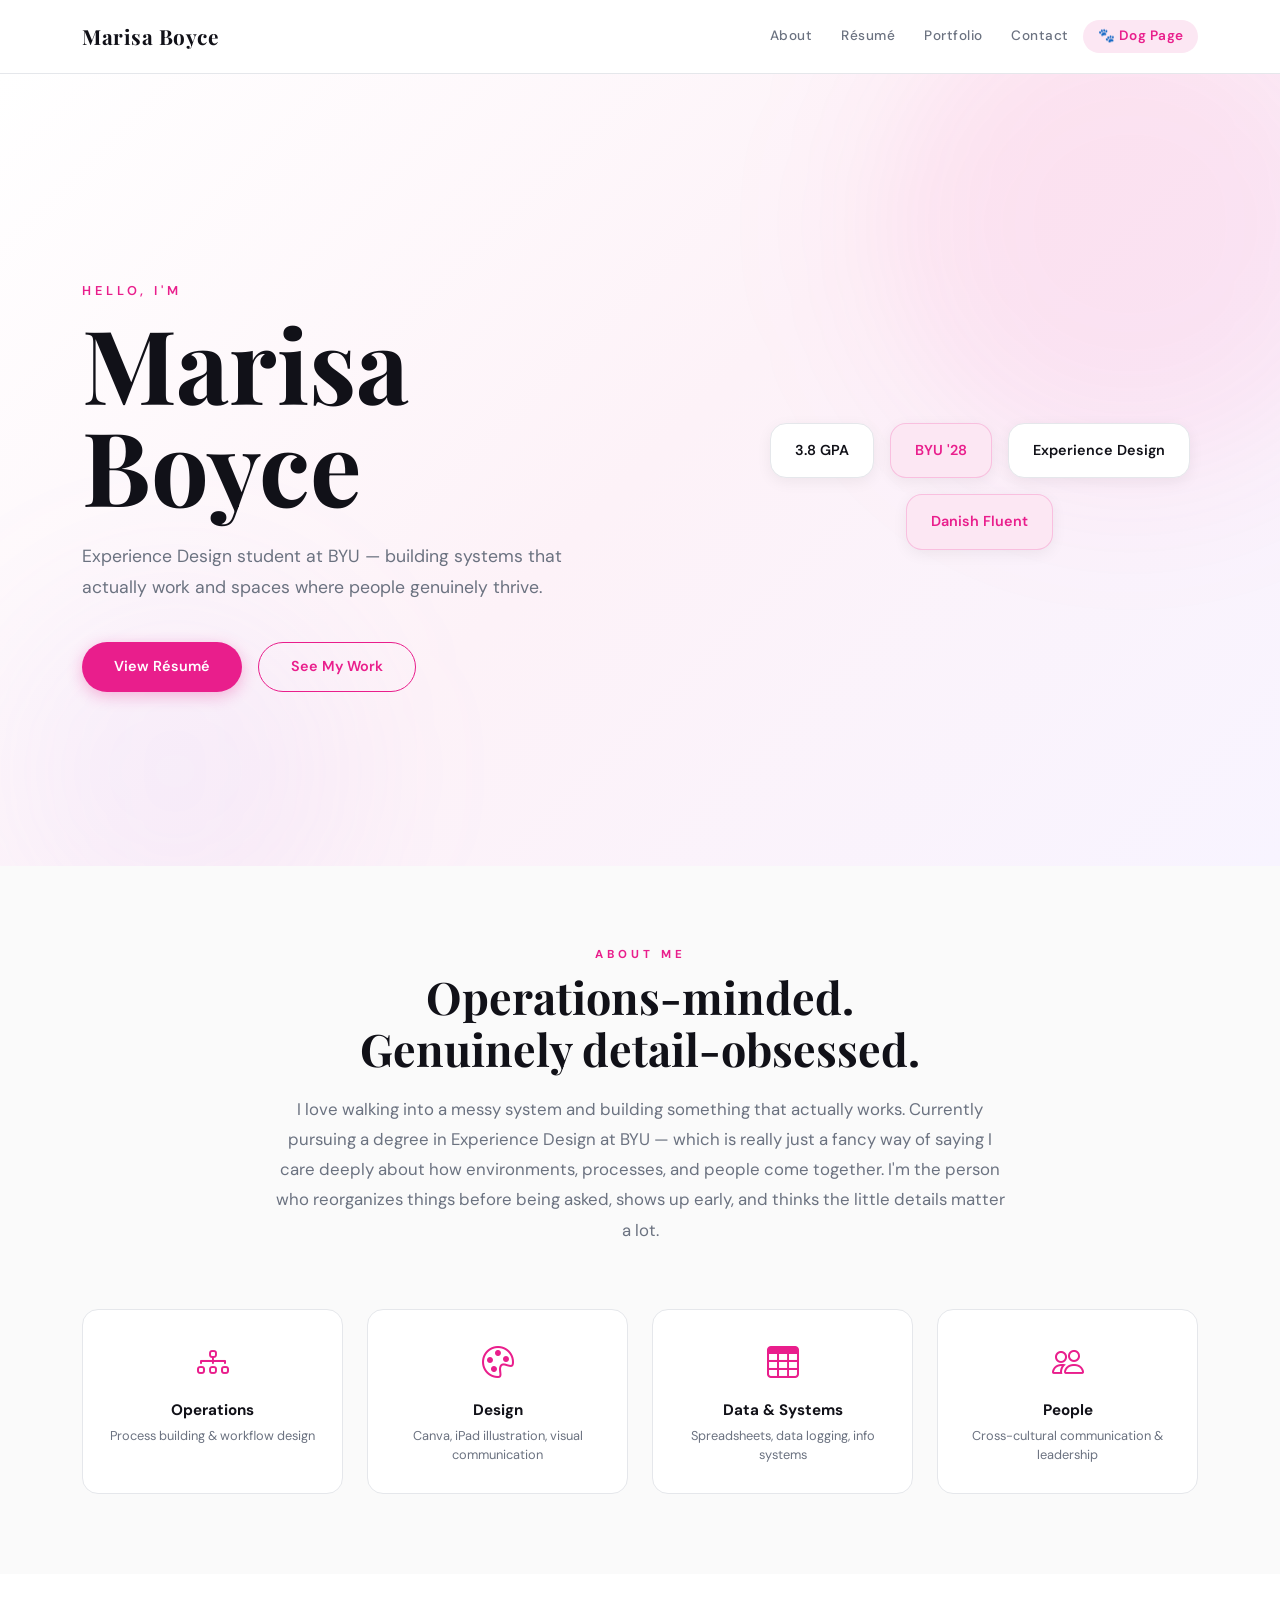
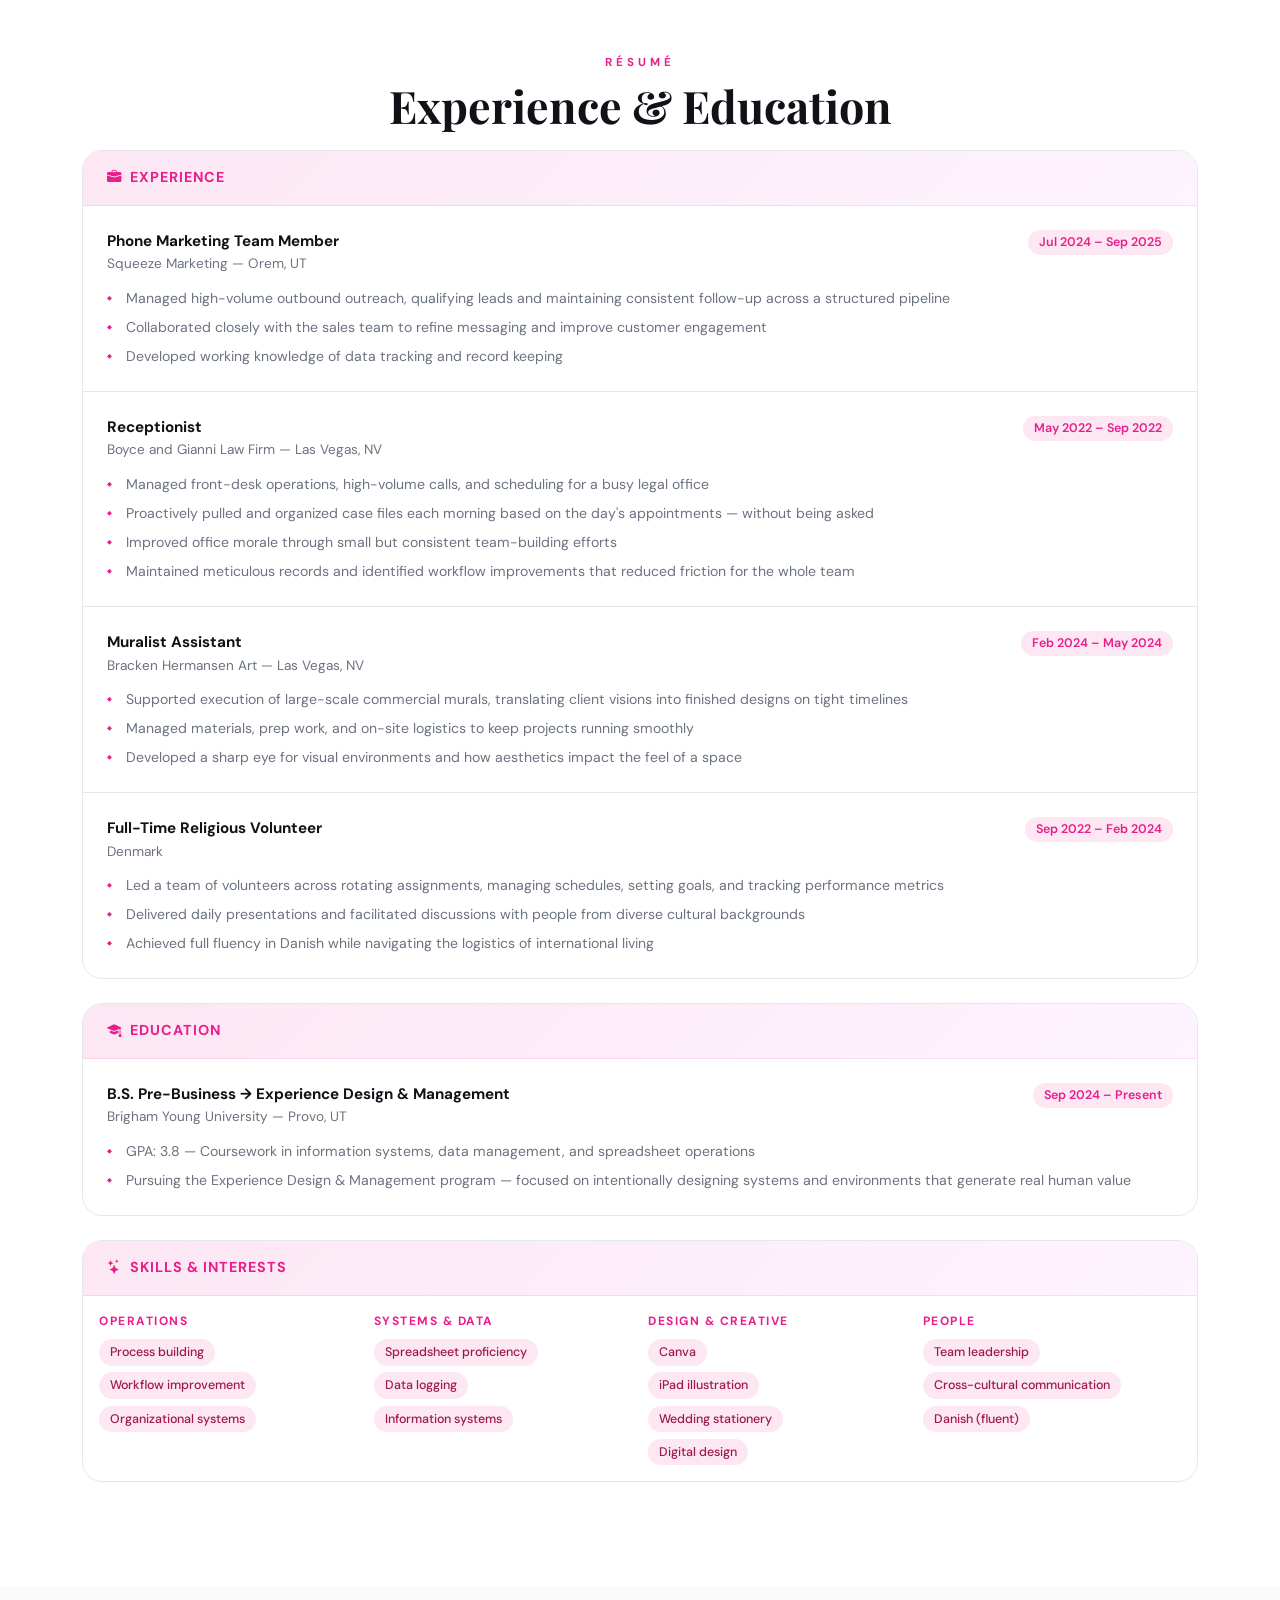
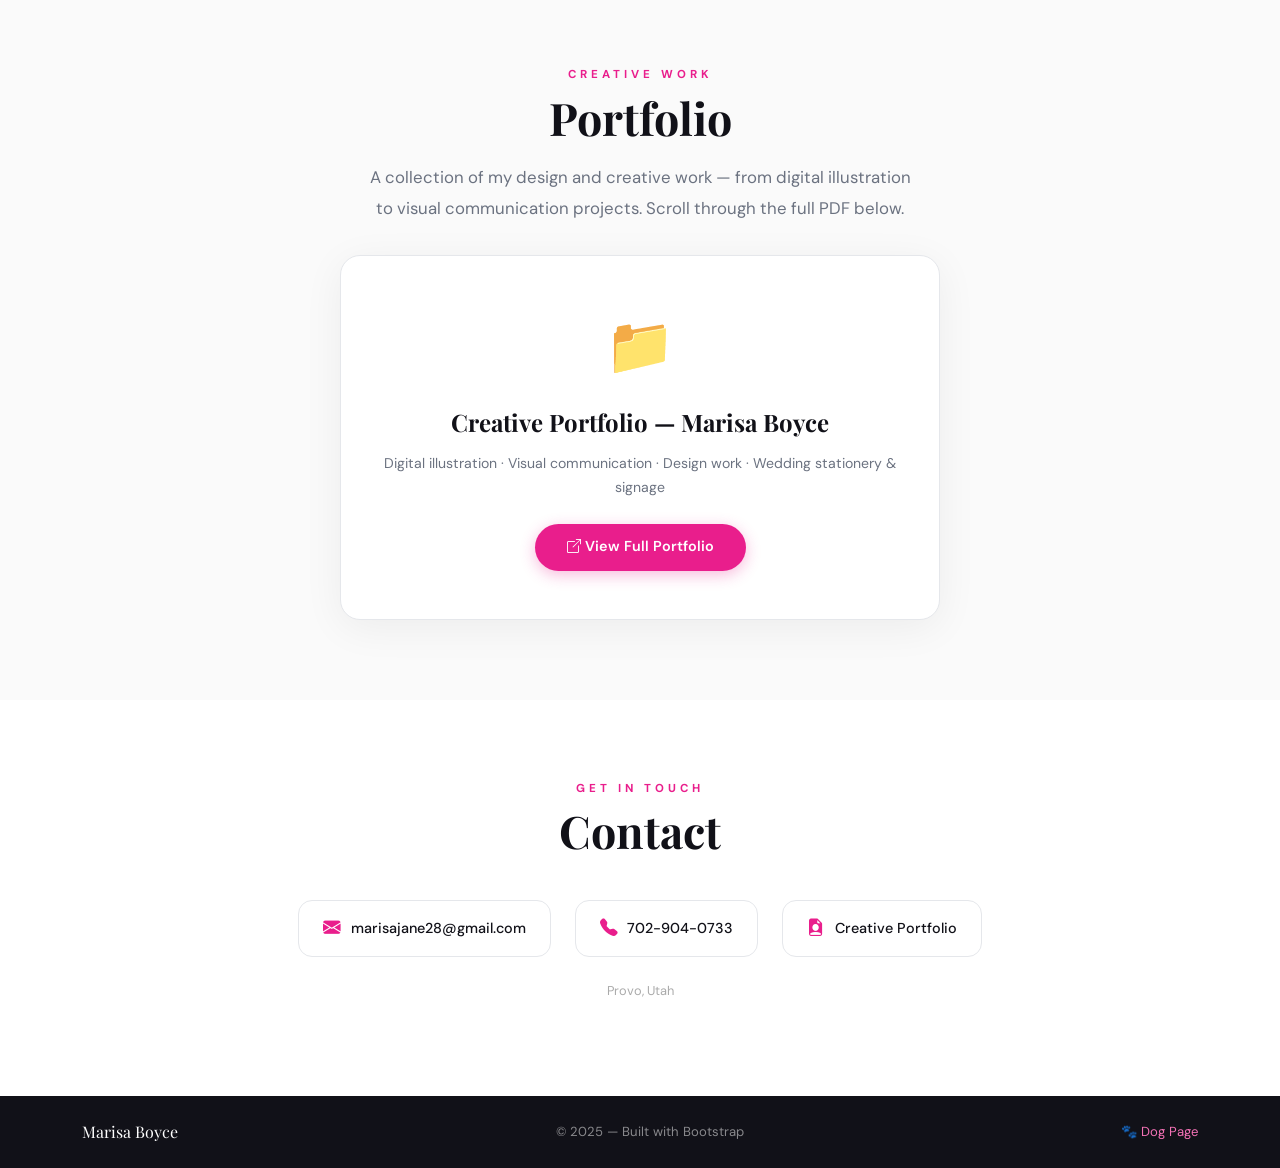
<file: index.html>
<!DOCTYPE html>
<html lang="en">
<head>
  <meta charset="UTF-8">
  <meta name="viewport" content="width=device-width, initial-scale=1.0">
  <title>Marisa Boyce — Portfolio</title>
  <link href="https://fonts.googleapis.com/css2?family=Playfair+Display:ital,wght@0,400;0,700;1,400&family=DM+Sans:wght@300;400;500;600&display=swap" rel="stylesheet">
  <link href="https://cdn.jsdelivr.net/npm/bootstrap@5.3.3/dist/css/bootstrap.min.css" rel="stylesheet">
  <link rel="stylesheet" href="https://cdn.jsdelivr.net/npm/bootstrap-icons@1.11.3/font/bootstrap-icons.min.css">
  <link rel="stylesheet" href="main.css">
</head>
<body>

  <!-- ===== NAVBAR ===== -->
  <nav class="navbar navbar-expand-lg sticky-top" id="mainNav">
    <div class="container">
      <a class="navbar-brand" href="index.html">Marisa Boyce</a>
      <button class="navbar-toggler" type="button" data-bs-toggle="collapse" data-bs-target="#navMenu">
        <span class="navbar-toggler-icon"></span>
      </button>
      <div class="collapse navbar-collapse" id="navMenu">
        <ul class="navbar-nav ms-auto">
          <li class="nav-item"><a class="nav-link" href="#about">About</a></li>
          <li class="nav-item"><a class="nav-link" href="#resume">Résumé</a></li>
          <li class="nav-item"><a class="nav-link" href="#portfolio">Portfolio</a></li>
          <li class="nav-item"><a class="nav-link" href="#contact">Contact</a></li>
          <li class="nav-item"><a class="nav-link nav-fun" href="scratch.html">🐾 Dog Page</a></li>
        </ul>
      </div>
    </div>
  </nav>

  <!-- ===== HERO ===== -->
  <section class="hero-section" id="home">
    <div class="hero-bg-blob blob1"></div>
    <div class="hero-bg-blob blob2"></div>
    <div class="container hero-inner">
      <div class="row align-items-center g-5">
        <div class="col-lg-7">
          <p class="hero-eyebrow">Hello, I'm</p>
          <h1 class="hero-name">Marisa<br>Boyce</h1>
          <p class="hero-tagline">Experience Design student at BYU — building systems that actually work and spaces where people genuinely thrive.</p>
          <div class="hero-btns">
            <a href="#resume" class="btn btn-primary-custom">View Résumé</a>
            <a href="#portfolio" class="btn btn-outline-custom">See My Work</a>
          </div>
        </div>
        <div class="col-lg-5 text-center">
          <div class="hero-badge-group">
            <div class="hero-badge"><span>3.8 GPA</span></div>
            <div class="hero-badge accent"><span>BYU '28</span></div>
            <div class="hero-badge"><span>Experience Design</span></div>
            <div class="hero-badge accent"><span>Danish Fluent</span></div>
          </div>
        </div>
      </div>
    </div>
  </section>

  <!-- ===== ABOUT ===== -->
  <section class="section-pad bg-soft" id="about">
    <div class="container">
      <div class="row justify-content-center">
        <div class="col-lg-8 text-center">
          <p class="section-label">About Me</p>
          <h2 class="section-heading">Operations-minded.<br>Genuinely detail-obsessed.</h2>
          <p class="section-body">
            I love walking into a messy system and building something that actually works. Currently pursuing a degree in
            Experience Design at BYU — which is really just a fancy way of saying I care deeply about how environments,
            processes, and people come together. I'm the person who reorganizes things before being asked, shows up early,
            and thinks the little details matter a lot.
          </p>
        </div>
      </div>

      <div class="row g-4 mt-4 justify-content-center">
        <div class="col-md-3 col-6">
          <div class="about-card">
            <i class="bi bi-diagram-3"></i>
            <div class="about-card-label">Operations</div>
            <div class="about-card-sub">Process building & workflow design</div>
          </div>
        </div>
        <div class="col-md-3 col-6">
          <div class="about-card">
            <i class="bi bi-palette"></i>
            <div class="about-card-label">Design</div>
            <div class="about-card-sub">Canva, iPad illustration, visual communication</div>
          </div>
        </div>
        <div class="col-md-3 col-6">
          <div class="about-card">
            <i class="bi bi-table"></i>
            <div class="about-card-label">Data & Systems</div>
            <div class="about-card-sub">Spreadsheets, data logging, info systems</div>
          </div>
        </div>
        <div class="col-md-3 col-6">
          <div class="about-card">
            <i class="bi bi-people"></i>
            <div class="about-card-label">People</div>
            <div class="about-card-sub">Cross-cultural communication & leadership</div>
          </div>
        </div>
      </div>
    </div>
  </section>

  <!-- ===== RÉSUMÉ ===== -->
  <section class="section-pad" id="resume">
    <div class="container">
      <p class="section-label text-center">Résumé</p>
      <h2 class="section-heading text-center">Experience &amp; Education</h2>

      <!-- EXPERIENCE -->
      <div class="resume-block">
        <div class="resume-block-header">
          <i class="bi bi-briefcase-fill"></i> Experience
        </div>

        <div class="resume-entry">
          <div class="resume-entry-top">
            <div>
              <div class="resume-role">Phone Marketing Team Member</div>
              <div class="resume-company">Squeeze Marketing — Orem, UT</div>
            </div>
            <div class="resume-date">Jul 2024 – Sep 2025</div>
          </div>
          <ul class="resume-list">
            <li>Managed high-volume outbound outreach, qualifying leads and maintaining consistent follow-up across a structured pipeline</li>
            <li>Collaborated closely with the sales team to refine messaging and improve customer engagement</li>
            <li>Developed working knowledge of data tracking and record keeping</li>
          </ul>
        </div>

        <div class="resume-entry">
          <div class="resume-entry-top">
            <div>
              <div class="resume-role">Receptionist</div>
              <div class="resume-company">Boyce and Gianni Law Firm — Las Vegas, NV</div>
            </div>
            <div class="resume-date">May 2022 – Sep 2022</div>
          </div>
          <ul class="resume-list">
            <li>Managed front-desk operations, high-volume calls, and scheduling for a busy legal office</li>
            <li>Proactively pulled and organized case files each morning based on the day's appointments — without being asked</li>
            <li>Improved office morale through small but consistent team-building efforts</li>
            <li>Maintained meticulous records and identified workflow improvements that reduced friction for the whole team</li>
          </ul>
        </div>

        <div class="resume-entry">
          <div class="resume-entry-top">
            <div>
              <div class="resume-role">Muralist Assistant</div>
              <div class="resume-company">Bracken Hermansen Art — Las Vegas, NV</div>
            </div>
            <div class="resume-date">Feb 2024 – May 2024</div>
          </div>
          <ul class="resume-list">
            <li>Supported execution of large-scale commercial murals, translating client visions into finished designs on tight timelines</li>
            <li>Managed materials, prep work, and on-site logistics to keep projects running smoothly</li>
            <li>Developed a sharp eye for visual environments and how aesthetics impact the feel of a space</li>
          </ul>
        </div>

        <div class="resume-entry">
          <div class="resume-entry-top">
            <div>
              <div class="resume-role">Full-Time Religious Volunteer</div>
              <div class="resume-company">Denmark</div>
            </div>
            <div class="resume-date">Sep 2022 – Feb 2024</div>
          </div>
          <ul class="resume-list">
            <li>Led a team of volunteers across rotating assignments, managing schedules, setting goals, and tracking performance metrics</li>
            <li>Delivered daily presentations and facilitated discussions with people from diverse cultural backgrounds</li>
            <li>Achieved full fluency in Danish while navigating the logistics of international living</li>
          </ul>
        </div>
      </div>

      <!-- EDUCATION -->
      <div class="resume-block">
        <div class="resume-block-header">
          <i class="bi bi-mortarboard-fill"></i> Education
        </div>
        <div class="resume-entry">
          <div class="resume-entry-top">
            <div>
              <div class="resume-role">B.S. Pre-Business → Experience Design &amp; Management</div>
              <div class="resume-company">Brigham Young University — Provo, UT</div>
            </div>
            <div class="resume-date">Sep 2024 – Present</div>
          </div>
          <ul class="resume-list">
            <li>GPA: 3.8 — Coursework in information systems, data management, and spreadsheet operations</li>
            <li>Pursuing the Experience Design &amp; Management program — focused on intentionally designing systems and environments that generate real human value</li>
          </ul>
        </div>
      </div>

      <!-- SKILLS -->
      <div class="resume-block">
        <div class="resume-block-header">
          <i class="bi bi-stars"></i> Skills &amp; Interests
        </div>
        <div class="row g-3 p-3">
          <div class="col-md-3 col-6">
            <div class="skill-pill-group">
              <div class="skill-cat">Operations</div>
              <span class="skill-pill">Process building</span>
              <span class="skill-pill">Workflow improvement</span>
              <span class="skill-pill">Organizational systems</span>
            </div>
          </div>
          <div class="col-md-3 col-6">
            <div class="skill-pill-group">
              <div class="skill-cat">Systems &amp; Data</div>
              <span class="skill-pill">Spreadsheet proficiency</span>
              <span class="skill-pill">Data logging</span>
              <span class="skill-pill">Information systems</span>
            </div>
          </div>
          <div class="col-md-3 col-6">
            <div class="skill-pill-group">
              <div class="skill-cat">Design &amp; Creative</div>
              <span class="skill-pill">Canva</span>
              <span class="skill-pill">iPad illustration</span>
              <span class="skill-pill">Wedding stationery</span>
              <span class="skill-pill">Digital design</span>
            </div>
          </div>
          <div class="col-md-3 col-6">
            <div class="skill-pill-group">
              <div class="skill-cat">People</div>
              <span class="skill-pill">Team leadership</span>
              <span class="skill-pill">Cross-cultural communication</span>
              <span class="skill-pill">Danish (fluent)</span>
            </div>
          </div>
        </div>
      </div>

    </div>
  </section>

  <!-- ===== CREATIVE PORTFOLIO ===== -->
  <section class="section-pad bg-soft" id="portfolio">
    <div class="container">
      <p class="section-label text-center">Creative Work</p>
      <h2 class="section-heading text-center">Portfolio</h2>
      <p class="section-body text-center" style="max-width:560px;margin:0 auto 2rem;">
        A collection of my design and creative work — from digital illustration to visual communication projects.
        Scroll through the full PDF below.
      </p>

      <!-- Portfolio preview card -->
      <div class="portfolio-preview-card">
        <div class="portfolio-preview-icon">📁</div>
        <div class="portfolio-preview-title">Creative Portfolio — Marisa Boyce</div>
        <div class="portfolio-preview-sub">Digital illustration · Visual communication · Design work · Wedding stationery & signage</div>
        <a href="https://drive.google.com/file/d/1QS2vzOTmKr2IWsMicnpslGp4DSFtJY3Q/view?usp=sharing"
           target="_blank" class="btn btn-primary-custom mt-3">
          <i class="bi bi-box-arrow-up-right"></i> &nbsp;View Full Portfolio
        </a>
      </div>
    </div>
  </section>

  <!-- ===== CONTACT ===== -->
  <section class="section-pad" id="contact">
    <div class="container">
      <p class="section-label text-center">Get In Touch</p>
      <h2 class="section-heading text-center">Contact</h2>
      <div class="row justify-content-center g-4 mt-2">
        <div class="col-auto">
          <a href="mailto:marisajane28@gmail.com" class="contact-card">
            <i class="bi bi-envelope-fill"></i>
            <span>marisajane28@gmail.com</span>
          </a>
        </div>
        <div class="col-auto">
          <a href="tel:7029040733" class="contact-card">
            <i class="bi bi-telephone-fill"></i>
            <span>702-904-0733</span>
          </a>
        </div>
        <div class="col-auto">
          <a href="https://drive.google.com/file/d/1QS2vzOTmKr2IWsMicnpslGp4DSFtJY3Q/view?usp=sharing" target="_blank" class="contact-card">
            <i class="bi bi-file-earmark-person-fill"></i>
            <span>Creative Portfolio</span>
          </a>
        </div>
      </div>
      <p class="text-center mt-4" style="font-size:0.8rem;color:#aaa;">Provo, Utah</p>
    </div>
  </section>

  <!-- ===== FOOTER ===== -->
  <footer class="site-footer">
    <div class="container d-flex flex-wrap justify-content-between align-items-center">
      <span class="footer-name">Marisa Boyce</span>
      <span class="footer-copy">© 2025 — Built with Bootstrap</span>
      <a href="scratch.html" class="footer-fun">🐾 Dog Page</a>
    </div>
  </footer>

  <script src="https://cdn.jsdelivr.net/npm/bootstrap@5.3.3/dist/js/bootstrap.bundle.min.js"></script>
  <script>
    // Navbar shrink on scroll
    window.addEventListener('scroll', () => {
      document.getElementById('mainNav').classList.toggle('scrolled', window.scrollY > 40);
    });
  </script>
</body>
</html>
</file>
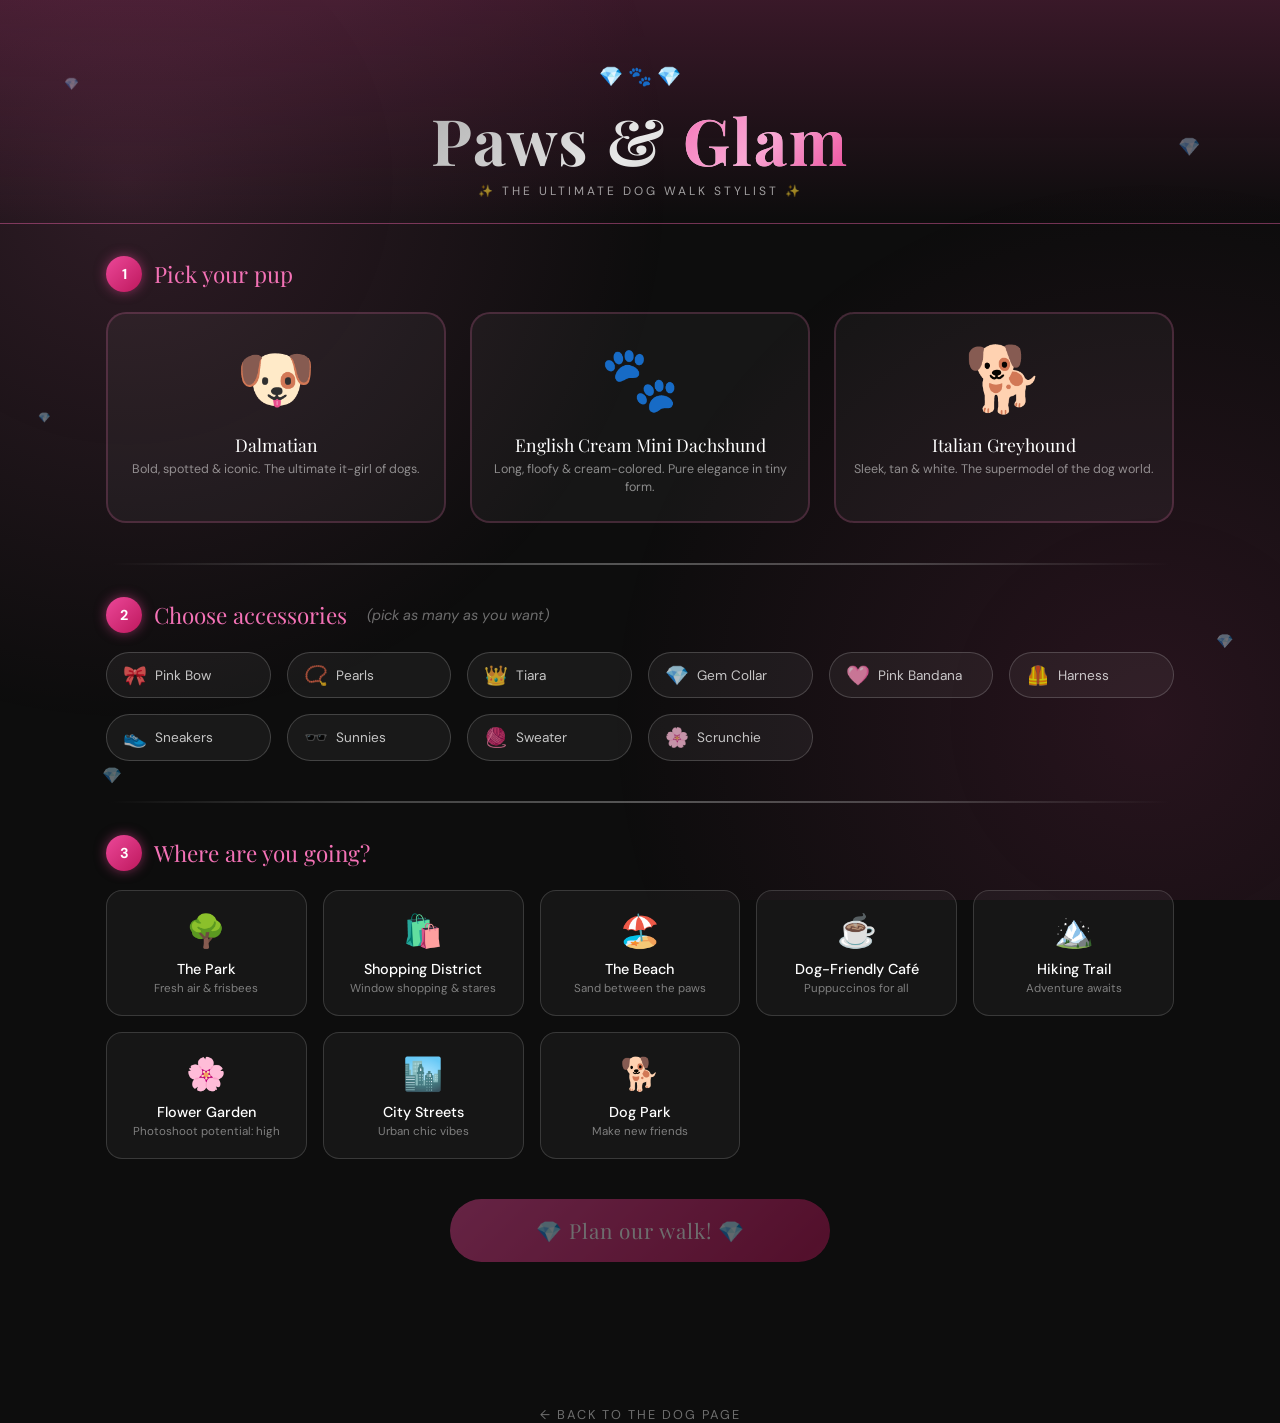
<file: dogwalk.html>
<!DOCTYPE html>
<html lang="en">
<head>
<meta charset="UTF-8">
<meta name="viewport" content="width=device-width, initial-scale=1.0">
<title>Paws & Glam — Dog Walk Stylist</title>
<link href="https://fonts.googleapis.com/css2?family=Playfair+Display:ital,wght@0,400;0,700;1,400&family=DM+Sans:wght@300;400;500&display=swap" rel="stylesheet">
<style>
  :root { --pink:#f472b6; --hot-pink:#ec4899; --deep-pink:#be185d; --blush:#fce7f3; }
  * { box-sizing:border-box; margin:0; padding:0; }
  body { font-family:'DM Sans',sans-serif; background:#0d0d0d; color:#fff; min-height:100vh; overflow-x:hidden; }
  body::before { content:''; position:fixed; inset:0; background-image:radial-gradient(circle at 10% 20%,rgba(244,114,182,.15) 0%,transparent 40%),radial-gradient(circle at 90% 80%,rgba(236,72,153,.12) 0%,transparent 40%); pointer-events:none; z-index:0; }
  .sparkle { position:fixed; pointer-events:none; z-index:0; animation:twinkle 3s infinite ease-in-out; }
  .sparkle::before { content:'💎'; font-size:var(--sz,14px); opacity:.4; }
  @keyframes twinkle { 0%,100%{opacity:.2;transform:scale(1) rotate(0deg)} 50%{opacity:.7;transform:scale(1.3) rotate(20deg)} }
  header { position:relative; z-index:10; text-align:center; padding:3rem 1rem 1.5rem; background:linear-gradient(180deg,rgba(236,72,153,.2) 0%,transparent 100%); border-bottom:1px solid rgba(244,114,182,.3); }
  header h1 { font-family:'Playfair Display',serif; font-size:clamp(2.2rem,6vw,4rem); background:linear-gradient(135deg,#e8e8e8,#a0a0a0,#e8e8e8,#888,#e8e8e8); -webkit-background-clip:text; -webkit-text-fill-color:transparent; background-clip:text; letter-spacing:2px; line-height:1.1; }
  header h1 span { background:linear-gradient(135deg,#f472b6,#f9a8d4,#ec4899); -webkit-background-clip:text; -webkit-text-fill-color:transparent; background-clip:text; }
  header p { font-size:.75rem; color:rgba(255,255,255,.6); margin-top:.5rem; letter-spacing:3px; text-transform:uppercase; }
  .gem-divider { display:flex; justify-content:center; gap:.5rem; margin:1rem 0; font-size:1.2rem; }
  .steps-container { position:relative; z-index:10; max-width:1100px; margin:0 auto; padding:2rem 1rem 4rem; }
  .step-label { font-family:'Playfair Display',serif; font-size:1.4rem; color:var(--pink); margin-bottom:1.2rem; display:flex; align-items:center; gap:.75rem; }
  .step-label .num { width:36px; height:36px; border-radius:50%; background:linear-gradient(135deg,#ec4899,#be185d); display:flex; align-items:center; justify-content:center; font-size:.9rem; font-family:'DM Sans',sans-serif; color:white; font-weight:700; flex-shrink:0; box-shadow:0 0 12px rgba(236,72,153,.5); }
  .dog-grid { display:grid; grid-template-columns:repeat(3,1fr); gap:1.5rem; margin-bottom:2.5rem; }
  @media(max-width:600px){.dog-grid{grid-template-columns:1fr}}
  .dog-card { background:rgba(255,255,255,.04); border:2px solid rgba(244,114,182,.2); border-radius:20px; padding:1.5rem 1rem; text-align:center; cursor:pointer; transition:all .3s; position:relative; overflow:hidden; }
  .dog-card:hover,.dog-card.selected { border-color:var(--pink); transform:translateY(-4px); box-shadow:0 8px 30px rgba(236,72,153,.3); }
  .dog-card.selected { border-color:var(--hot-pink); box-shadow:0 8px 30px rgba(236,72,153,.5); }
  .dog-emoji { font-size:4rem; display:block; margin-bottom:.75rem; }
  .dog-name { font-family:'Playfair Display',serif; font-size:1.1rem; color:#fff; margin-bottom:.25rem; }
  .dog-desc { font-size:.78rem; color:rgba(255,255,255,.5); line-height:1.5; }
  .selected-badge { display:none; position:absolute; top:10px; right:10px; background:var(--hot-pink); color:white; font-size:.65rem; padding:2px 8px; border-radius:20px; font-weight:700; letter-spacing:1px; text-transform:uppercase; }
  .dog-card.selected .selected-badge { display:block; }
  .acc-grid { display:grid; grid-template-columns:repeat(auto-fill,minmax(140px,1fr)); gap:1rem; margin-bottom:2.5rem; }
  .acc-chip { background:rgba(255,255,255,.05); border:1.5px solid rgba(192,192,192,.25); border-radius:50px; padding:.6rem 1rem; display:flex; align-items:center; gap:.5rem; cursor:pointer; transition:all .2s; font-size:.85rem; color:rgba(255,255,255,.75); user-select:none; }
  .acc-chip:hover { border-color:#c0c0c0; background:rgba(192,192,192,.1); color:#fff; }
  .acc-chip.selected { background:linear-gradient(135deg,rgba(244,114,182,.25),rgba(236,72,153,.15)); border-color:var(--pink); color:#fff; box-shadow:0 0 12px rgba(236,72,153,.2); }
  .acc-icon { font-size:1.2rem; }
  .loc-grid { display:grid; grid-template-columns:repeat(auto-fill,minmax(180px,1fr)); gap:1rem; margin-bottom:2.5rem; }
  .loc-card { background:rgba(255,255,255,.04); border:1.5px solid rgba(192,192,192,.2); border-radius:16px; padding:1.2rem 1rem; cursor:pointer; transition:all .25s; text-align:center; }
  .loc-card:hover { border-color:rgba(244,114,182,.4); background:rgba(244,114,182,.07); transform:translateY(-2px); }
  .loc-card.selected { border-color:var(--pink); background:rgba(244,114,182,.12); box-shadow:0 4px 20px rgba(236,72,153,.2); }
  .loc-icon { font-size:2rem; display:block; margin-bottom:.5rem; }
  .loc-name { font-size:.9rem; font-weight:500; color:#fff; }
  .loc-vibe { font-size:.72rem; color:rgba(255,255,255,.45); margin-top:.2rem; }
  .go-btn { display:block; width:100%; max-width:380px; margin:2rem auto; padding:1.1rem 2rem; background:linear-gradient(135deg,#ec4899,#be185d,#ec4899); background-size:200% auto; color:white; font-family:'Playfair Display',serif; font-size:1.3rem; border:none; border-radius:50px; cursor:pointer; transition:all .4s; letter-spacing:1px; box-shadow:0 4px 25px rgba(236,72,153,.4); position:relative; z-index:10; }
  .go-btn:hover { background-position:right center; transform:translateY(-2px); box-shadow:0 8px 35px rgba(236,72,153,.6); }
  .go-btn:disabled { opacity:.4; cursor:not-allowed; transform:none; box-shadow:none; }
  .result-card { display:none; position:relative; z-index:10; background:rgba(255,255,255,.04); border:1px solid rgba(244,114,182,.4); border-radius:24px; padding:2.5rem 2rem; margin-top:2rem; text-align:center; overflow:hidden; animation:slideUp .5s ease; }
  .result-card.visible { display:block; }
  @keyframes slideUp { from{opacity:0;transform:translateY(30px)} to{opacity:1;transform:translateY(0)} }
  .result-scene { font-size:5rem; display:block; margin:1rem auto; line-height:1; animation:bounce 1s ease infinite alternate; }
  @keyframes bounce { from{transform:translateY(0)} to{transform:translateY(-8px)} }
  .result-title { font-family:'Playfair Display',serif; font-size:1.8rem; color:var(--pink); margin-bottom:.75rem; }
  .result-story { font-size:1rem; color:rgba(255,255,255,.8); line-height:1.8; max-width:600px; margin:0 auto 1.5rem; }
  .result-tags { display:flex; flex-wrap:wrap; gap:.5rem; justify-content:center; margin-bottom:1.5rem; }
  .result-tag { background:linear-gradient(135deg,rgba(244,114,182,.2),rgba(192,192,192,.1)); border:1px solid rgba(244,114,182,.4); border-radius:50px; padding:.3rem .9rem; font-size:.8rem; color:var(--blush); }
  .again-btn { background:transparent; border:1.5px solid rgba(244,114,182,.5); color:var(--pink); padding:.7rem 2rem; border-radius:50px; cursor:pointer; font-family:'DM Sans',sans-serif; font-size:.9rem; transition:all .2s; margin-top:.5rem; }
  .again-btn:hover { background:rgba(244,114,182,.1); border-color:var(--pink); }
  .loading-dots { display:inline-flex; gap:6px; margin-top:.5rem; }
  .loading-dots span { width:8px; height:8px; background:var(--pink); border-radius:50%; animation:dot 1.2s infinite ease-in-out; }
  .loading-dots span:nth-child(2){animation-delay:.2s}
  .loading-dots span:nth-child(3){animation-delay:.4s}
  @keyframes dot { 0%,80%,100%{transform:scale(.6);opacity:.4} 40%{transform:scale(1);opacity:1} }
  .chrome-line { height:2px; background:linear-gradient(90deg,transparent,#c0c0c0,#fff,#c0c0c0,transparent); margin:2rem 0; border:none; opacity:.3; }
  .back-link { display:block; text-align:center; margin-top:3rem; color:rgba(255,255,255,.4); text-decoration:none; font-size:.8rem; letter-spacing:2px; text-transform:uppercase; position:relative; z-index:10; transition:color .2s; }
  .back-link:hover { color:var(--pink); }
</style>
</head>
<body>

<div class="sparkle" style="top:8%;left:5%;--sz:12px;animation-delay:0s"></div>
<div class="sparkle" style="top:15%;left:92%;--sz:18px;animation-delay:.8s"></div>
<div class="sparkle" style="top:45%;left:3%;--sz:10px;animation-delay:1.5s"></div>
<div class="sparkle" style="top:70%;left:95%;--sz:14px;animation-delay:.4s"></div>
<div class="sparkle" style="top:85%;left:8%;--sz:16px;animation-delay:1.1s"></div>

<header>
  <div class="gem-divider">💎 🐾 💎</div>
  <h1>Paws &amp; <span>Glam</span></h1>
  <p>✨ the ultimate dog walk stylist ✨</p>
</header>

<div class="steps-container">

  <div class="step-label"><span class="num">1</span> Pick your pup</div>
  <div class="dog-grid">
    <div class="dog-card" data-dog="dalmatian" onclick="selectDog(this)">
      <span class="selected-badge">selected</span>
      <span class="dog-emoji">🐶</span>
      <div class="dog-name">Dalmatian</div>
      <div class="dog-desc">Bold, spotted & iconic. The ultimate it-girl of dogs.</div>
    </div>
    <div class="dog-card" data-dog="dachshund" onclick="selectDog(this)">
      <span class="selected-badge">selected</span>
      <span class="dog-emoji">🐾</span>
      <div class="dog-name">English Cream Mini Dachshund</div>
      <div class="dog-desc">Long, floofy & cream-colored. Pure elegance in tiny form.</div>
    </div>
    <div class="dog-card" data-dog="iggy" onclick="selectDog(this)">
      <span class="selected-badge">selected</span>
      <span class="dog-emoji">🐕</span>
      <div class="dog-name">Italian Greyhound</div>
      <div class="dog-desc">Sleek, tan & white. The supermodel of the dog world.</div>
    </div>
  </div>

  <hr class="chrome-line">

  <div class="step-label"><span class="num">2</span> Choose accessories <span style="font-size:.9rem;color:rgba(255,255,255,.4);font-family:'DM Sans',sans-serif;font-style:italic;margin-left:.5rem">(pick as many as you want)</span></div>
  <div class="acc-grid">
    <div class="acc-chip" data-acc="Pink Bow" onclick="toggleAcc(this)"><span class="acc-icon">🎀</span> Pink Bow</div>
    <div class="acc-chip" data-acc="Pearl Necklace" onclick="toggleAcc(this)"><span class="acc-icon">📿</span> Pearls</div>
    <div class="acc-chip" data-acc="Tiny Tiara" onclick="toggleAcc(this)"><span class="acc-icon">👑</span> Tiara</div>
    <div class="acc-chip" data-acc="Gem Collar" onclick="toggleAcc(this)"><span class="acc-icon">💎</span> Gem Collar</div>
    <div class="acc-chip" data-acc="Pink Bandana" onclick="toggleAcc(this)"><span class="acc-icon">🩷</span> Pink Bandana</div>
    <div class="acc-chip" data-acc="Sports Harness" onclick="toggleAcc(this)"><span class="acc-icon">🦺</span> Harness</div>
    <div class="acc-chip" data-acc="Tiny Sneakers" onclick="toggleAcc(this)"><span class="acc-icon">👟</span> Sneakers</div>
    <div class="acc-chip" data-acc="Sunglasses" onclick="toggleAcc(this)"><span class="acc-icon">🕶️</span> Sunnies</div>
    <div class="acc-chip" data-acc="Fluffy Sweater" onclick="toggleAcc(this)"><span class="acc-icon">🧶</span> Sweater</div>
    <div class="acc-chip" data-acc="Scrunchie" onclick="toggleAcc(this)"><span class="acc-icon">🌸</span> Scrunchie</div>
  </div>

  <hr class="chrome-line">

  <div class="step-label"><span class="num">3</span> Where are you going?</div>
  <div class="loc-grid">
    <div class="loc-card" data-loc="the park" data-emoji="🌳" onclick="selectLoc(this)"><span class="loc-icon">🌳</span><div class="loc-name">The Park</div><div class="loc-vibe">Fresh air & frisbees</div></div>
    <div class="loc-card" data-loc="a fancy shopping district" data-emoji="🛍️" onclick="selectLoc(this)"><span class="loc-icon">🛍️</span><div class="loc-name">Shopping District</div><div class="loc-vibe">Window shopping & stares</div></div>
    <div class="loc-card" data-loc="the beach" data-emoji="🏖️" onclick="selectLoc(this)"><span class="loc-icon">🏖️</span><div class="loc-name">The Beach</div><div class="loc-vibe">Sand between the paws</div></div>
    <div class="loc-card" data-loc="a dog-friendly café" data-emoji="☕" onclick="selectLoc(this)"><span class="loc-icon">☕</span><div class="loc-name">Dog-Friendly Café</div><div class="loc-vibe">Puppuccinos for all</div></div>
    <div class="loc-card" data-loc="a hiking trail" data-emoji="🏔️" onclick="selectLoc(this)"><span class="loc-icon">🏔️</span><div class="loc-name">Hiking Trail</div><div class="loc-vibe">Adventure awaits</div></div>
    <div class="loc-card" data-loc="a flower garden" data-emoji="🌸" onclick="selectLoc(this)"><span class="loc-icon">🌸</span><div class="loc-name">Flower Garden</div><div class="loc-vibe">Photoshoot potential: high</div></div>
    <div class="loc-card" data-loc="the city streets" data-emoji="🏙️" onclick="selectLoc(this)"><span class="loc-icon">🏙️</span><div class="loc-name">City Streets</div><div class="loc-vibe">Urban chic vibes</div></div>
    <div class="loc-card" data-loc="a dog park" data-emoji="🐕" onclick="selectLoc(this)"><span class="loc-icon">🐕</span><div class="loc-name">Dog Park</div><div class="loc-vibe">Make new friends</div></div>
  </div>

  <button class="go-btn" id="goBtn" onclick="generateWalk()" disabled>💎 Plan our walk! 💎</button>

  <div class="result-card" id="resultCard">
    <span class="result-scene" id="resultScene">🐾</span>
    <div class="result-title" id="resultTitle">Walk of the Century</div>
    <div class="result-story" id="resultStory"></div>
    <div class="result-tags" id="resultTags"></div>
    <button class="again-btn" onclick="resetAll()">↩ Start over</button>
  </div>

</div>

<a href="scratch.html" class="back-link">← Back to the dog page</a>

<script>
  var selectedDog = null;
  var selectedAccs = new Set();
  var selectedLoc = null;

  var dogEmojis = { dalmatian:'🐶', dachshund:'🐾', iggy:'🐕' };
  var dogNames = { dalmatian:'Dalmatian', dachshund:'English Cream Mini Dachshund', iggy:'Italian Greyhound' };

  var stories = {
    'the park': [
      'strutted into the park and immediately became the main character. Every other dog stopped mid-sniff to stare. Two golden retrievers asked for autographs. Walk tip: Always enter a park like you own it — because honestly, you do.',
      'arrived at the park and the birds went quiet, the squirrels froze, and the whole park held its breath. This is what peak dog looks like. Walk tip: Sunglasses are not just for sun — they are for the paparazzi too.'
    ],
    'a fancy shopping district': [
      'glided through the shopping district like a runway built just for them. Store owners came out to take pictures. Someone offered a modeling contract. Walk tip: Never look in store windows — look straight ahead, always.',
      'sashayed past every boutique and heads turned, jaws dropped, and one woman spilled her latte. The shopping district has never seen such elegance. Walk tip: Walk slow enough that everyone gets a good look.'
    ],
    'the beach': [
      'hit the beach and the ocean literally sparkled brighter. The seagulls parted. The waves calmed down. This was a moment. Walk tip: Sand between the paws is the ultimate pedicure — embrace it.',
      'pranced along the shoreline like a tiny glamorous deity. A stranger built a sandcastle in their honor. Walk tip: Always walk closest to the water — the reflection is everything.'
    ],
    'a dog-friendly café': [
      'arrived at the café and was immediately seated at the best table. The barista made a puppuccino without being asked. The other dogs were jealous. Walk tip: Always sit facing the room so everyone can see the outfit.',
      'walked in and the whole café went soft. Someone offered their chair. The barista gave extra whip. Walk tip: A puppuccino is non-negotiable. Simply stare until it arrives.'
    ],
    'a hiking trail': [
      'conquered the hiking trail without breaking a sweat. The squirrels were impressed. The trail will never be the same. Walk tip: Always stop at the top for the photo — the elevation makes everything look better.',
      'led the hike with the energy of someone who absolutely did not just nap for three hours. Iconic. Walk tip: Uphill builds character. Downhill is for the runway strut.'
    ],
    'a flower garden': [
      'floated through the flower garden and it looked exactly like a perfume ad. The flowers bloomed harder. The bees were starstruck. Walk tip: Always pause near the roses — the photos will be unreal.',
      'was surrounded by blooms and looked like a painting that a museum would fight over. A butterfly landed on their nose and stayed. Walk tip: Smell every flower. Life is short and gardens are good.'
    ],
    'the city streets': [
      'owned every block of the city. Pedestrians stepped aside. Taxis slowed down to look. A food cart gave them a free treat. Walk tip: The city is your runway — strut accordingly.',
      'navigated the city streets with the confidence of someone who has never had a bad hair day. They were magnificent. Walk tip: Never wait at crosswalks — pose at them instead.'
    ],
    'a dog park': [
      'arrived at the dog park and immediately became the most popular dog there. Three new friendships were made in the first five minutes. Walk tip: Zoomies are always appropriate. Always.',
      'showed up and the dog park stopped functioning normally. Every dog wanted to play. Every human wanted a photo. Walk tip: Make at least one new friend every visit — it is the whole point.'
    ]
  };

  function selectDog(el) {
    document.querySelectorAll('.dog-card').forEach(function(c){ c.classList.remove('selected'); });
    el.classList.add('selected');
    selectedDog = el.dataset.dog;
    checkReady();
  }

  function toggleAcc(el) {
    el.classList.toggle('selected');
    if (el.classList.contains('selected')) { selectedAccs.add(el.dataset.acc); }
    else { selectedAccs.delete(el.dataset.acc); }
  }

  function selectLoc(el) {
    document.querySelectorAll('.loc-card').forEach(function(c){ c.classList.remove('selected'); });
    el.classList.add('selected');
    selectedLoc = { name: el.dataset.loc, emoji: el.dataset.emoji };
    checkReady();
  }

  function checkReady() {
    document.getElementById('goBtn').disabled = !(selectedDog && selectedLoc);
  }

  function generateWalk() {
    if (!selectedDog || !selectedLoc) return;

    var card = document.getElementById('resultCard');
    card.classList.add('visible');
    card.scrollIntoView({ behavior:'smooth', block:'center' });

    document.getElementById('resultScene').textContent = '✨';
    document.getElementById('resultTitle').textContent = 'Styling your pup...';
    document.getElementById('resultStory').innerHTML = '<div class="loading-dots"><span></span><span></span><span></span></div>';
    document.getElementById('resultTags').innerHTML = '';
    document.getElementById('goBtn').disabled = true;

    var accList = selectedAccs.size > 0 ? [...selectedAccs].join(', ') : 'nothing but natural beauty';
    var locationStories = stories[selectedLoc.name] || stories['the park'];
    var ending = locationStories[Math.floor(Math.random() * locationStories.length)];
    var fullStory = 'Your ' + dogNames[selectedDog] + ' wearing ' + accList + ' ' + ending;

    setTimeout(function() {
      document.getElementById('resultScene').textContent = selectedLoc.emoji + ' ' + dogEmojis[selectedDog];
      document.getElementById('resultTitle').textContent = dogNames[selectedDog] + ' does ' + selectedLoc.name + ' 💅';
      document.getElementById('resultStory').textContent = fullStory;
      var tags = [dogNames[selectedDog], selectedLoc.name].concat([...selectedAccs]);
      document.getElementById('resultTags').innerHTML = tags.map(function(t){ return '<span class="result-tag">' + t + '</span>'; }).join('');
      document.getElementById('goBtn').disabled = false;
    }, 1200);
  }

  function resetAll() {
    selectedDog = null;
    selectedAccs = new Set();
    selectedLoc = null;
    document.querySelectorAll('.dog-card,.acc-chip,.loc-card').forEach(function(el){ el.classList.remove('selected'); });
    document.getElementById('resultCard').classList.remove('visible');
    checkReady();
    window.scrollTo({ top:0, behavior:'smooth' });
  }
</script>
</body>
</html>
</file>
<file: main.css>
/* ============================================
   MAIN.CSS — Marisa Boyce Portfolio
   Bootstrap + Custom Styles
   ============================================ */

:root {
  --pink: #e91e8c;
  --pink-light: #f472b6;
  --pink-soft: #fce7f3;
  --dark: #111118;
  --mid: #1e1e2e;
  --text: #1a1a2e;
  --muted: #6b7280;
  --white: #ffffff;
  --border: #e5e7eb;
  --font-display: 'Playfair Display', Georgia, serif;
  --font-body: 'DM Sans', system-ui, sans-serif;
}

* { box-sizing: border-box; }

body {
  font-family: var(--font-body);
  color: var(--text);
  background: #fff;
}

/* ===== NAVBAR ===== */
#mainNav {
  background: rgba(255,255,255,0.97);
  backdrop-filter: blur(12px);
  border-bottom: 1px solid var(--border);
  padding: 1rem 0;
  transition: padding 0.3s, box-shadow 0.3s;
}

#mainNav.scrolled {
  padding: 0.5rem 0;
  box-shadow: 0 2px 20px rgba(0,0,0,0.08);
}

.navbar-brand {
  font-family: var(--font-display);
  font-size: 1.3rem;
  font-weight: 700;
  color: var(--dark) !important;
  letter-spacing: 0.5px;
}

.nav-link {
  font-size: 0.85rem;
  font-weight: 500;
  letter-spacing: 0.5px;
  color: var(--muted) !important;
  padding: 0.4rem 0.9rem !important;
  transition: color 0.2s;
}

.nav-link:hover { color: var(--pink) !important; }

.nav-fun {
  background: var(--pink-soft);
  border-radius: 50px;
  color: var(--pink) !important;
  font-weight: 600;
}

.nav-fun:hover {
  background: #fbd5eb;
  color: var(--pink) !important;
}

/* ===== HERO ===== */
.hero-section {
  position: relative;
  min-height: 88vh;
  display: flex;
  align-items: center;
  background: linear-gradient(135deg, #fff 0%, #fdf2f8 50%, #f8f4ff 100%);
  overflow: hidden;
  padding: 6rem 0 4rem;
}

.hero-bg-blob {
  position: absolute;
  border-radius: 50%;
  filter: blur(80px);
  pointer-events: none;
}

.blob1 {
  width: 500px; height: 500px;
  background: rgba(233,30,140,0.08);
  top: -100px; right: -100px;
}

.blob2 {
  width: 350px; height: 350px;
  background: rgba(167,139,250,0.07);
  bottom: -80px; left: 0;
}

.hero-inner { position: relative; z-index: 2; }

.hero-eyebrow {
  font-size: 0.8rem;
  letter-spacing: 4px;
  text-transform: uppercase;
  color: var(--pink);
  font-weight: 600;
  margin-bottom: 0.75rem;
}

.hero-name {
  font-family: var(--font-display);
  font-size: clamp(3.5rem, 8vw, 6.5rem);
  font-weight: 700;
  color: var(--dark);
  line-height: 1;
  margin-bottom: 1.5rem;
}

.hero-tagline {
  font-size: 1.1rem;
  color: var(--muted);
  line-height: 1.75;
  max-width: 480px;
  margin-bottom: 2.5rem;
}

.hero-btns { display: flex; gap: 1rem; flex-wrap: wrap; }

.btn-primary-custom {
  background: var(--pink);
  color: white;
  border: none;
  padding: 0.8rem 2rem;
  border-radius: 50px;
  font-weight: 600;
  font-size: 0.9rem;
  text-decoration: none;
  display: inline-flex;
  align-items: center;
  transition: all 0.25s;
  box-shadow: 0 4px 15px rgba(233,30,140,0.3);
}

.btn-primary-custom:hover {
  background: #c2177a;
  transform: translateY(-2px);
  box-shadow: 0 6px 25px rgba(233,30,140,0.4);
  color: white;
}

.btn-outline-custom {
  background: transparent;
  color: var(--pink);
  border: 1.5px solid var(--pink);
  padding: 0.8rem 2rem;
  border-radius: 50px;
  font-weight: 600;
  font-size: 0.9rem;
  text-decoration: none;
  display: inline-flex;
  align-items: center;
  gap: 0.4rem;
  transition: all 0.25s;
}

.btn-outline-custom:hover {
  background: var(--pink-soft);
  color: var(--pink);
  transform: translateY(-2px);
}

/* Hero badge group */
.hero-badge-group {
  display: flex;
  flex-wrap: wrap;
  gap: 1rem;
  justify-content: center;
}

.hero-badge {
  background: white;
  border: 1.5px solid var(--border);
  border-radius: 16px;
  padding: 1rem 1.5rem;
  box-shadow: 0 4px 15px rgba(0,0,0,0.06);
  font-weight: 600;
  font-size: 0.9rem;
  color: var(--dark);
  transition: transform 0.2s;
}

.hero-badge:hover { transform: translateY(-3px); }

.hero-badge.accent {
  background: var(--pink-soft);
  border-color: rgba(233,30,140,0.2);
  color: var(--pink);
}

/* ===== SHARED SECTION STYLES ===== */
.section-pad { padding: 5rem 0; }

.bg-soft { background: #fafafa; }

.section-label {
  font-size: 0.72rem;
  letter-spacing: 4px;
  text-transform: uppercase;
  color: var(--pink);
  font-weight: 700;
  margin-bottom: 0.5rem;
}

.section-heading {
  font-family: var(--font-display);
  font-size: clamp(1.8rem, 4vw, 2.8rem);
  font-weight: 700;
  color: var(--dark);
  margin-bottom: 1.2rem;
  line-height: 1.15;
}

.section-body {
  font-size: 1.05rem;
  color: var(--muted);
  line-height: 1.8;
}

/* ===== ABOUT CARDS ===== */
.about-card {
  background: white;
  border: 1px solid var(--border);
  border-radius: 16px;
  padding: 1.8rem 1.2rem;
  text-align: center;
  height: 100%;
  transition: transform 0.25s, box-shadow 0.25s;
}

.about-card:hover {
  transform: translateY(-4px);
  box-shadow: 0 8px 30px rgba(0,0,0,0.08);
}

.about-card i {
  font-size: 2rem;
  color: var(--pink);
  display: block;
  margin-bottom: 0.75rem;
}

.about-card-label {
  font-weight: 700;
  font-size: 0.95rem;
  color: var(--dark);
  margin-bottom: 0.3rem;
}

.about-card-sub {
  font-size: 0.8rem;
  color: var(--muted);
  line-height: 1.5;
}

/* ===== RESUME ===== */
.resume-block {
  background: white;
  border: 1px solid var(--border);
  border-radius: 20px;
  margin-bottom: 1.5rem;
  overflow: hidden;
}

.resume-block-header {
  background: linear-gradient(135deg, #fce7f3, #fdf4ff);
  padding: 1rem 1.5rem;
  font-weight: 700;
  font-size: 0.9rem;
  letter-spacing: 1px;
  color: var(--pink);
  text-transform: uppercase;
  border-bottom: 1px solid rgba(233,30,140,0.1);
  display: flex;
  align-items: center;
  gap: 0.5rem;
}

.resume-entry {
  padding: 1.5rem;
  border-bottom: 1px solid var(--border);
}

.resume-entry:last-child { border-bottom: none; }

.resume-entry-top {
  display: flex;
  justify-content: space-between;
  align-items: flex-start;
  flex-wrap: wrap;
  gap: 0.5rem;
  margin-bottom: 0.75rem;
}

.resume-role {
  font-weight: 700;
  font-size: 0.95rem;
  color: var(--dark);
}

.resume-company {
  font-size: 0.85rem;
  color: var(--muted);
  margin-top: 0.1rem;
}

.resume-date {
  font-size: 0.78rem;
  color: var(--pink);
  font-weight: 600;
  background: var(--pink-soft);
  padding: 0.2rem 0.7rem;
  border-radius: 50px;
  white-space: nowrap;
}

.resume-list {
  list-style: none;
  padding: 0;
  margin: 0;
  display: flex;
  flex-direction: column;
  gap: 0.4rem;
}

.resume-list li {
  font-size: 0.88rem;
  color: var(--muted);
  padding-left: 1.2rem;
  position: relative;
  line-height: 1.6;
}

.resume-list li::before {
  content: '◆';
  position: absolute;
  left: 0;
  top: 0;
  font-size: 0.4rem;
  color: var(--pink);
  top: 6px;
}

/* Skills */
.skill-pill-group {
  display: flex;
  flex-direction: column;
  gap: 0.4rem;
}

.skill-cat {
  font-size: 0.75rem;
  font-weight: 700;
  letter-spacing: 1.5px;
  text-transform: uppercase;
  color: var(--pink);
  margin-bottom: 0.2rem;
}

.skill-pill {
  background: var(--pink-soft);
  color: #9d174d;
  font-size: 0.78rem;
  padding: 0.25rem 0.7rem;
  border-radius: 50px;
  font-weight: 500;
  display: inline-block;
  width: fit-content;
}

/* ===== PORTFOLIO PREVIEW CARD ===== */
.portfolio-preview-card {
  background: white;
  border: 1.5px solid var(--border);
  border-radius: 20px;
  padding: 3rem 2rem;
  text-align: center;
  box-shadow: 0 8px 40px rgba(0,0,0,0.06);
  max-width: 600px;
  margin: 0 auto;
}

.portfolio-preview-icon {
  font-size: 3.5rem;
  margin-bottom: 1rem;
}

.portfolio-preview-title {
  font-family: var(--font-display);
  font-size: 1.5rem;
  font-weight: 700;
  color: var(--dark);
  margin-bottom: 0.75rem;
}

.portfolio-preview-sub {
  font-size: 0.88rem;
  color: var(--muted);
  line-height: 1.7;
  margin-bottom: 0.5rem;
}

/* ===== CONTACT ===== */
.contact-card {
  display: flex;
  align-items: center;
  gap: 0.6rem;
  background: white;
  border: 1.5px solid var(--border);
  border-radius: 14px;
  padding: 0.9rem 1.5rem;
  text-decoration: none;
  color: var(--dark);
  font-weight: 500;
  font-size: 0.9rem;
  transition: all 0.2s;
}

.contact-card:hover {
  border-color: var(--pink);
  color: var(--pink);
  transform: translateY(-2px);
  box-shadow: 0 4px 15px rgba(233,30,140,0.12);
}

.contact-card i {
  font-size: 1.1rem;
  color: var(--pink);
}

/* ===== FOOTER ===== */
.site-footer {
  background: var(--dark);
  color: rgba(255,255,255,0.5);
  padding: 1.5rem 0;
  font-size: 0.82rem;
}

.footer-name {
  font-family: var(--font-display);
  color: white;
  font-size: 1rem;
}

.footer-fun {
  color: var(--pink-light);
  text-decoration: none;
  transition: color 0.2s;
}

.footer-fun:hover { color: white; }

/* ===== RESPONSIVE TWEAKS ===== */
@media (max-width: 768px) {
  .hero-section { min-height: auto; padding: 5rem 0 3rem; }
  .portfolio-embed-wrapper { height: 500px; }
  .hero-badge-group { margin-top: 2rem; }
}
</file>
